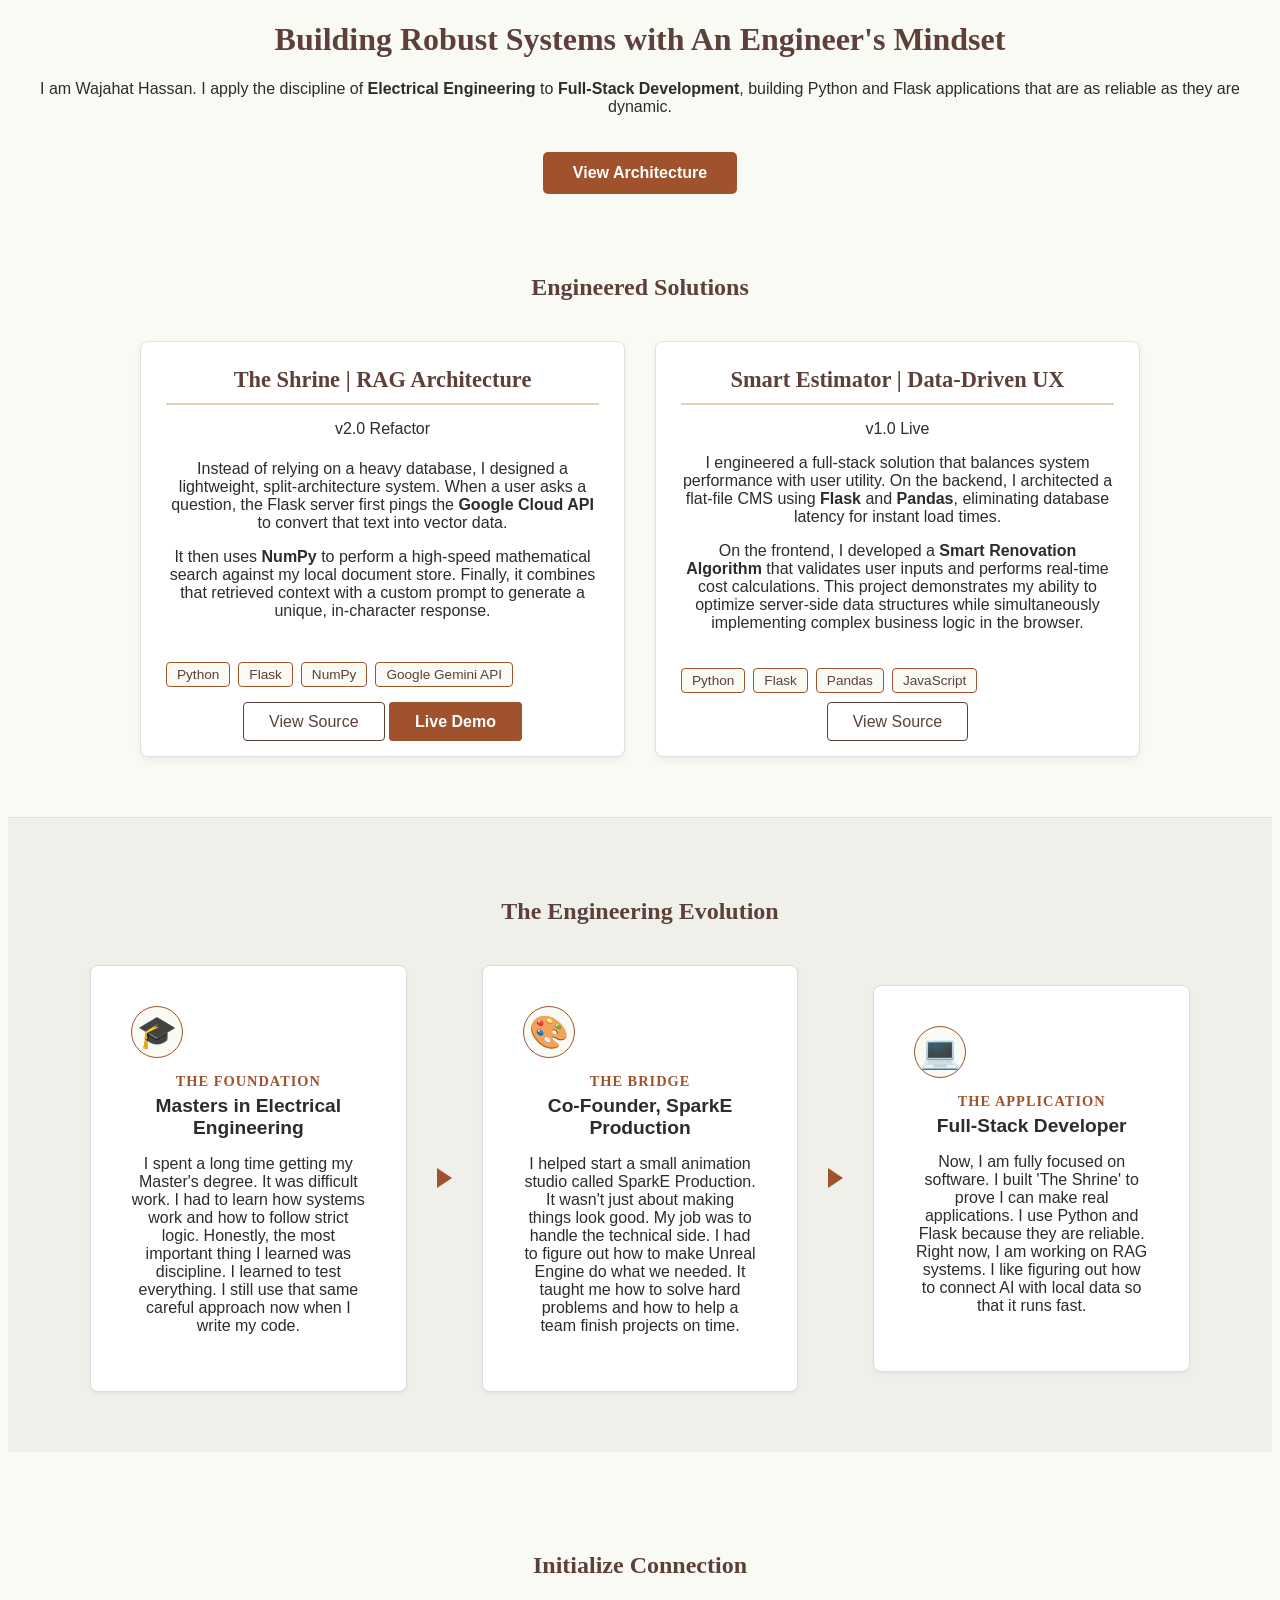
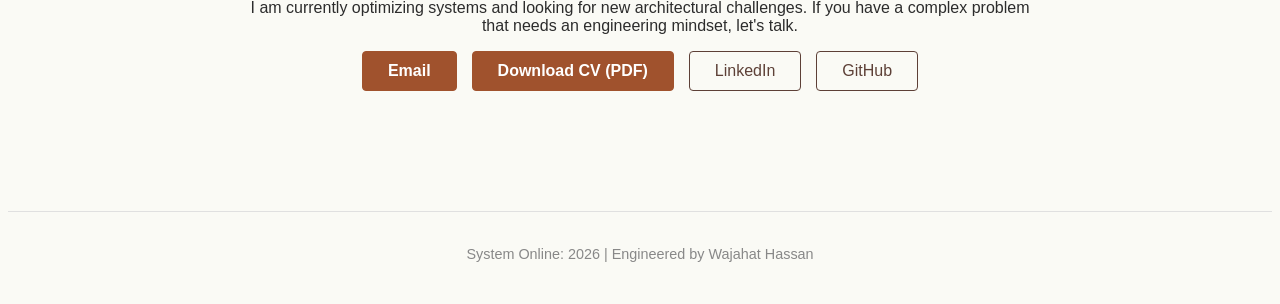
<file: index.html>
<!DOCTYPE html>
<html lang="en">
  <head>
    <meta charset="utf-8"/>
    <meta name="viewport" content="width=device-width,initial-scale=1" />
    <link rel="stylesheet" href="static/style.css" />
    <title>Wajahat Hassan - Portfolio</title>
  </head>

  <body>
    <header class="hero-section">
      <div class="hero-content">
        <h1>Building Robust Systems with An Engineer's Mindset</h1>

        <p class="hero-sub">
          I am Wajahat Hassan. I apply the discipline of <strong>Electrical Engineering</strong> 
            to <strong>Full-Stack Development</strong>, building Python and Flask applications 
            that are as reliable as they are dynamic.
        </p>

        <a href="#projects" class="cta-button">View Architecture</a>
      </div>
    </header>

    <section id="projects" class="project-section">
      <h2>Engineered Solutions</h2>

      <div class="project-grid">

        <article class="project-card">
          <div class="card-header">
            <h3>The Shrine | RAG Architecture</h3>
            <span class="version-badge">v2.0 Refactor</span>
          </div>

          <div class="card-body">
            <p>
              Instead of relying on a heavy database, I designed a lightweight, split-architecture system. 
            When a user asks a question, the Flask server first pings the <strong>Google Cloud API</strong> 
            to convert that text into vector data.
            </p>

            <p>
              It then uses <strong>NumPy</strong> to perform a high-speed mathematical search against 
            my local document store. Finally, it combines that retrieved context with a custom prompt 
            to generate a unique, in-character response.
            </p>
          </div>

          <div class="tech-stack">
            <span class="tech-tag">Python</span>
            <span class="tech-tag">Flask</span>
            <span class="tech-tag">NumPy</span>
            <span class="tech-tag">Google Gemini API</span>
          </div>

          <div class="card-footer">
            <a href="https://github.com/wajjahathassan/The-Shrine" target="_blank" class="btn-secondary">View Source</a>
            <a href="https://wajahat2106hassan.pythonanywhere.com/" target="_blank" class="btn-primary">Live Demo</a>
          </div>
        </article>

        <article class="project-card">
          <div class="card-header">
            <h3>Smart Estimator | Data-Driven UX</h3>
            <span class="version-badge">v1.0 Live</span>
          </div>

          <div class="card-body">
            <p>
              I engineered a full-stack solution that balances system performance with user utility. 
                    On the backend, I architected a flat-file CMS using <strong>Flask</strong> and <strong>Pandas</strong>, 
                    eliminating database latency for instant load times.
            </p>
            <p>
              On the frontend, I developed a <strong>Smart Renovation Algorithm</strong> that validates user inputs 
                    and performs real-time cost calculations. This project demonstrates my ability to optimize 
                    server-side data structures while simultaneously implementing complex business logic in the browser.
            </p>
          </div>

          <div class="tech-stack">
            <span class="tech-tag">Python</span>
            <span class="tech-tag">Flask</span>
            <span class="tech-tag">Pandas</span>
            <span class="tech-tag">JavaScript</span>
          </div>

          <div class="card-footer">
            <a href="https://github.com/wajjahathassan/Portfolio-Gallery" target="_blank" class="btn-secondary">View Source</a>
          </div>
        </article>
        
      </div>
    </section>

    <section id="timeline" class="timeline-section">
      <h2>The Engineering Evolution</h2>

      <div class="steps-container">

        <div class="step-card">
          <div class="step-icon">🎓</div>
          <h3>The Foundation</h3>
          <h4>Masters in Electrical Engineering</h4>
          <p>
            I spent a long time getting my Master's degree. It was difficult work. 
                I had to learn how systems work and how to follow strict logic. 
                Honestly, the most important thing I learned was discipline. 
                I learned to test everything. I still use that same careful approach now when I write my code.
          </p>
        </div>

        <div class="step-connector"></div>

        <div class="step-card">
          <div class="step-icon">🎨</div>
          <h3>The Bridge</h3>
          <h4>Co-Founder, SparkE Production</h4>
          <p>
            I helped start a small animation studio called SparkE Production. It wasn't just about making things look good. 
                My job was to handle the technical side. I had to figure out how to make Unreal Engine do what we needed. 
                It taught me how to solve hard problems and how to help a team finish projects on time.
          </p>
        </div>

        <div class="step-connector"></div>

        <div class="step-card">
          <div class="step-icon">💻</div>
          <h3>The Application</h3>
          <h4>Full-Stack Developer</h4>
          <p>
            Now, I am fully focused on software. I built 'The Shrine' to prove I can make real applications. 
                I use Python and Flask because they are reliable. Right now, I am working on RAG systems. 
                I like figuring out how to connect AI with local data so that it runs fast.
          </p>
        </div>
        
      </div>
    </section>

    <section id="contact" class="contact-section">
      <h2>Initialize Connection</h2>

      <p>
        I am currently optimizing systems and looking for new architectural challenges. 
        If you have a complex problem that needs an engineering mindset, let's talk.
      </p>

      <div class="contact-actions">
        <a href="mailto:wajahat.hassan.2106@gmail.com" class="btn-primary">Email</a>
        <a href="CV_Wajahat_Hassan.pdf" target="_blank" class="btn-primary">Download CV (PDF)</a>

        <a href="https://www.linkedin.com/in/wajahat-hassan-tech/" target="_blank" class="btn-secondary">LinkedIn</a>
        <a href="https://github.com/wajjahathassan" target="_blank" class="btn-secondary">GitHub</a>
      </div>
    </section>

    <footer>
      <p>System Online: 2026 | Engineered by Wajahat Hassan</p>
    </footer>
  </body>
</html>
</file>
<file: static/style.css>
:root {
    --bg-color: #FAFAF5;
    --card-bg: #FFFFFF;
    --text-primary: #2C2C2C;
    --text-secondary: #5D4037;

    --accent-bronze: #A0522D;
    --accent-glow: #E6D2B5;

    --font-heading: 'Crimson Text', serif;
    --font-body: 'Segoe UI', sans-serif;
}

body {
    background-color: var(--bg-color);
    color: var(--text-primary);
    font-family: var(--font-body);
    text-align: center;
}

h1, h2, h3 {
    font-family: var(--font-heading);
    color: var(--text-secondary);
}

/* CTA Button Styling */
.cta-button {
    display: inline-block;          /* Makes the link behave like a button box */
    background-color: var(--accent-bronze);
    color: #FFFFFF;                 /* White text for contrast */
    text-decoration: none;          /* Removes the underline */
    padding: 12px 30px;             /* Top/Bottom and Left/Right padding */
    border-radius: 5px;             /* Slight rounding for a modern look */
    font-weight: bold;
    margin-top: 20px;
    transition: background-color 0.3s ease; /* Smooth transition for hover */
}

/* Hover State - Visual Feedback */
.cta-button:hover {
    background-color: var(--text-secondary); /* Darker brown on hover */
    transform: translateY(-2px);    /* subtle lift effect */
}

/* The Grid Layout */
.project-section {
    padding: 60px 20px;
    max-width: 1000px;
    margin: 0 auto;
}

.project-grid {
    display: grid;
    /* This creates a responsive layout */
    grid-template-columns: repeat(auto-fit, minmax(300px, 1fr)); 
    gap: 30px;
    margin-top: 40px;
}

/* The Component Card */
.project-card {
    background-color: var(--card-bg);
    border: 1px solid #e0e0e0;
    border-radius: 8px;
    padding: 25px;
    box-shadow: 0 4px 6px rgba(0,0,0,0.05);
    display: flex;
    flex-direction: column; /* Stacks content vertically */
    justify-content: space-between;
}

.card-header h3 {
    margin-top: 0;
    font-size: 1.4rem;
    color: var(--text-secondary);
    border-bottom: 2px solid var(--accent-glow);
    padding-bottom: 10px;
    margin-bottom: 15px;
}

/* Technical Tags */
.tech-stack {
    margin: 20px 0;
    display: flex;
    flex-wrap: wrap;
    gap: 8px;
}

.tech-tag {
    background-color: var(--bg-color);
    color: var(--text-secondary);
    border: 1px solid var(--accent-bronze);
    padding: 4px 10px;
    font-size: 0.85rem;
    font-family: var(--font-body);
    border-radius: 4px;
}

/* Timeline Container */
.timeline-section {
    padding: 60px 20px;
    background-color: #F0F0EB; /* Slightly darker color than body for contrast */
    border-top: 1px solid #e0e0e0;
}

.steps-container {
    display: flex;
    flex-direction: row; /* Horizontal Flow on Desktop */
    justify-content: space-between;
    align-items: center;
    max-width: 1100px;
    margin: 40px auto 0;
    gap: 20px;
}

/* The Individual Step */
.step-card {
    background: var(--card-bg);
    padding: 40px;
    border-radius: 8px;
    border: 1px solid #dcdcdc;
    flex: 1; /* Each card takes equal width */
    box-shadow: 0 2px 4px rgba(0,0,0,0.05);
    position: relative;
}

.step-icon {
    font-size: 2rem;
    margin-bottom: 15px;
    background: var(--bg-color);
    width: 50px;
    height: 50px;
    display: flex;
    align-items: center;
    justify-content: center;
    border-radius: 50%;
    border: 1px solid var(--accent-bronze);
    color: var(--text-secondary);
}

.step-card h3 {
    color: var(--accent-bronze);
    font-size: 0.9rem;
    text-transform: uppercase;
    letter-spacing: 1px;
    margin-bottom: 5px;
}

.step-card h4 {
    font-size: 1.2rem;
    margin-top: 0;
    margin-bottom: 15px;
    color: var(--text-primary);
}

/* The Connector Arrow (Geometrically Drawn Through CSS) */
.step-connector {
    width: 0;
    height: 0;
    
    /* The Geometry */
    border-top: 10px solid transparent;
    border-bottom: 10px solid transparent;
    border-left: 15px solid var(--accent-bronze); /* Points Right */
    
    /* Positioning */
    align-self: center;
    margin: 0 10px; /* Gives it breathing room */
    
    /* Remove old font styling */
    font-size: 0; 
    padding: 0;
}

/* MOBILE RESPONSIVENESS */
@media (max-width: 768px) {
    .steps-container {
        flex-direction: column; /* Stacks vertically on mobile */
    }

    .step-connector {
        transform: rotate(90deg); /* Turns arrow to point DOWN */
        margin: 10px 0;
    }
    
    .step-card {
        width: 100%; /* Full width on mobile */
    }
}

/* Contact Section */
.contact-section {
    padding: 80px 20px;
    text-align: center; /* Center aligns everything */
    max-width: 800px;
    margin: 0 auto;
}

.contact-text {
    font-size: 1.1rem;
    margin-bottom: 30px;
    color: var(--text-secondary);
}

.contact-actions {
    display: flex;
    justify-content: center;
    gap: 15px;
    flex-wrap: wrap; /* Wraps buttons on small screens */
}

/* Button Styles */
.btn-primary {
    background-color: var(--accent-bronze);
    color: white;
    padding: 10px 25px;
    text-decoration: none;
    border-radius: 4px;
    font-weight: bold;
    border: 1px solid var(--accent-bronze);
    transition: background 0.3s;
}

.btn-primary:hover {
    background-color: #8B4513; /* Darker bronze on hover */
}

.btn-secondary {
    background-color: transparent;
    color: var(--text-secondary);
    padding: 10px 25px;
    text-decoration: none;
    border-radius: 4px;
    border: 1px solid var(--text-secondary);
    transition: all 0.3s;
}

.btn-secondary:hover {
    background-color: var(--text-secondary);
    color: white;
}

/* Footer */
footer {
    text-align: center;
    padding: 20px;
    font-size: 0.9rem;
    color: #888;
    border-top: 1px solid #e0e0e0;
    margin-top: 40px;
}
</file>
